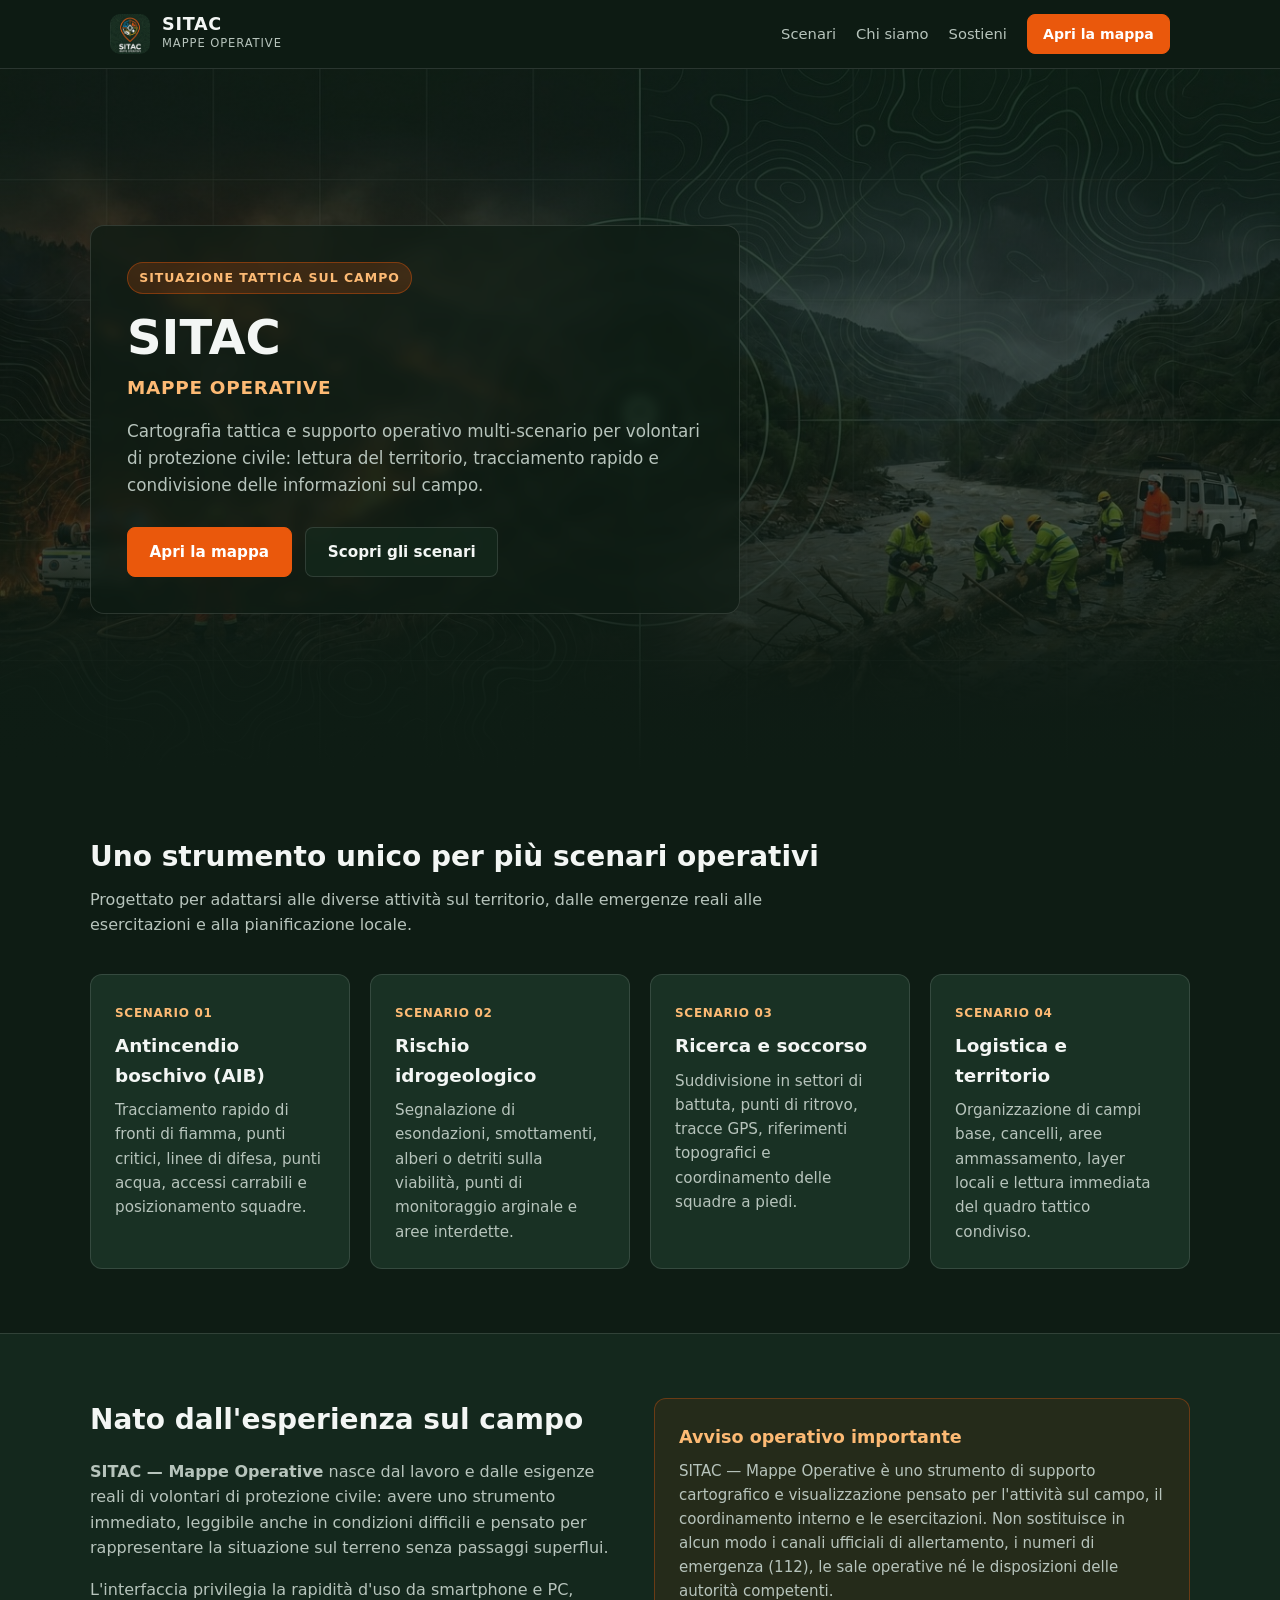
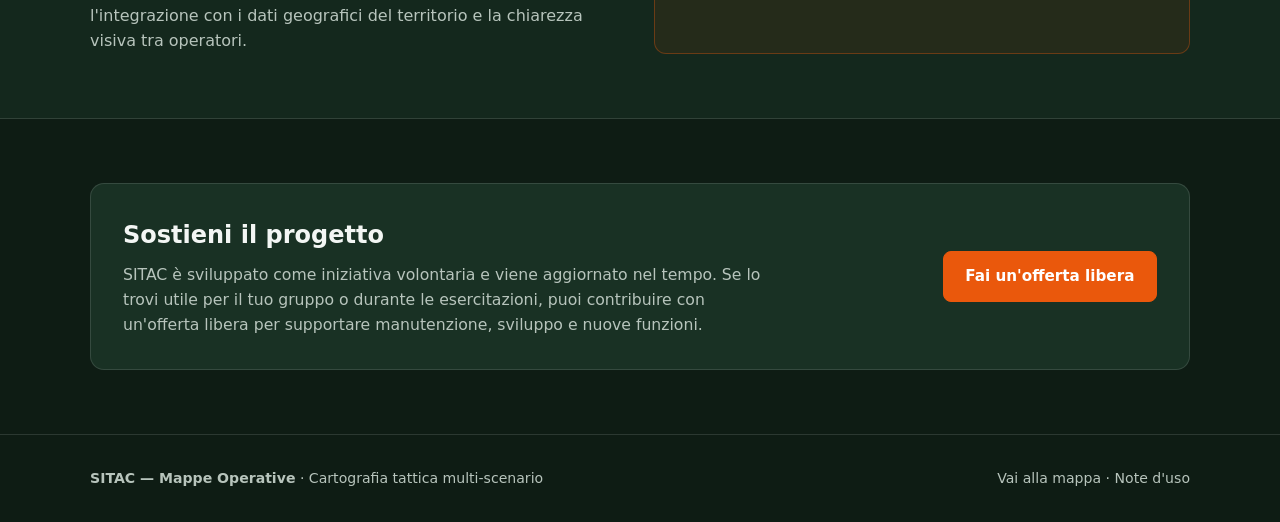
<file: index.html>
<!DOCTYPE html>
<html lang="it">
<head>
  <meta charset="UTF-8" />
  <meta name="viewport" content="width=device-width, initial-scale=1.0" />
  <title>SITAC — Mappe Operative | Cartografia tattica multi-scenario</title>
  <meta name="description" content="Strumento di cartografia tattica e supporto operativo sul campo per volontari di protezione civile: antincendio boschivo, idrogeologico, ricerca e soccorso e logistica." />
  <meta name="robots" content="index, follow" />

  <!-- Configurazione PWA e icone -->
  <link rel="manifest" href="manifest.json" />
  <meta name="theme-color" content="#14281d" />
  <link rel="icon" type="image/png" href="assets/logo-192.png" />
  <link rel="apple-touch-icon" href="assets/logo-192.png" />

  <!-- Open Graph per anteprime su WhatsApp, Telegram e social -->
  <meta property="og:type" content="website" />
  <meta property="og:locale" content="it_IT" />
  <meta property="og:title" content="SITAC — Mappe Operative" />
  <meta property="og:description" content="Cartografia tattica sul campo per più scenari operativi, realizzata da volontari di protezione civile." />

  <style>
    :root {
      --bg-dark: #0e1c14;
      --bg-surface: #14281d;
      --bg-card: #193124;
      --accent: #ea580c;
      --accent-hover: #f97316;
      --text-main: #f3f6f4;
      --text-muted: #b7c4bc;
      --border-subtle: rgba(255, 255, 255, 0.12);
      --max-width: 1100px;
    }

    * {
      box-sizing: border-box;
      margin: 0;
      padding: 0;
    }

    html {
      scroll-behavior: smooth;
    }

    body {
      font-family: system-ui, -apple-system, "Segoe UI", Roboto, Helvetica, Arial, sans-serif;
      background-color: var(--bg-dark);
      color: var(--text-main);
      line-height: 1.6;
    }

    a {
      color: inherit;
      text-decoration: none;
    }

    /* NAVBAR */
    header {
      position: sticky;
      top: 0;
      z-index: 100;
      background: rgba(14, 28, 20, 0.92);
      backdrop-filter: blur(8px);
      border-bottom: 1px solid var(--border-subtle);
    }

    .nav-container {
      max-width: var(--max-width);
      margin: 0 auto;
      padding: 0.85rem 1.25rem;
      display: flex;
      align-items: center;
      justify-content: space-between;
      gap: 1rem;
    }

    .brand {
      display: flex;
      align-items: center;
      gap: 0.75rem;
    }

    .brand img {
      width: 40px;
      height: 40px;
      border-radius: 10px;
      object-fit: cover;
    }

    .brand-text strong {
      display: block;
      font-size: 1.1rem;
      letter-spacing: 0.04em;
      line-height: 1.1;
    }

    .brand-text span {
      display: block;
      font-size: 0.72rem;
      letter-spacing: 0.08em;
      text-transform: uppercase;
      color: var(--text-muted);
    }

    nav {
      display: flex;
      align-items: center;
      gap: 1.25rem;
      font-size: 0.92rem;
    }

    nav a.nav-link {
      color: var(--text-muted);
      transition: color 0.2s;
    }

    nav a.nav-link:hover {
      color: var(--text-main);
    }

    .btn {
      display: inline-flex;
      align-items: center;
      justify-content: center;
      gap: 0.5rem;
      padding: 0.75rem 1.35rem;
      border-radius: 8px;
      font-weight: 600;
      font-size: 0.95rem;
      transition: background-color 0.2s, transform 0.15s, border-color 0.2s;
      cursor: pointer;
    }

    .btn-primary {
      background-color: var(--accent);
      color: #ffffff;
      border: 1px solid var(--accent);
    }

    .btn-primary:hover {
      background-color: var(--accent-hover);
      transform: translateY(-1px);
    }

    .btn-secondary {
      background-color: rgba(20, 40, 29, 0.75);
      color: var(--text-main);
      border: 1px solid var(--border-subtle);
    }

    .btn-secondary:hover {
      border-color: rgba(255, 255, 255, 0.35);
      background-color: rgba(25, 49, 36, 0.9);
    }

    .btn-sm {
      padding: 0.5rem 0.95rem;
      font-size: 0.88rem;
    }

    /* HERO */
    .hero {
      position: relative;
      min-height: 78vh;
      display: flex;
      align-items: center;
      background-image:
        linear-gradient(to bottom, rgba(14, 28, 20, 0.62) 0%, rgba(14, 28, 20, 0.72) 65%, var(--bg-dark) 100%),
        url("assets/hero-bg.jpg");
      background-size: cover;
      background-position: center;
      padding: 4.5rem 1.25rem;
    }

    .hero-inner {
      max-width: var(--max-width);
      margin: 0 auto;
      width: 100%;
    }

    .hero-box {
      max-width: 650px;
      background: rgba(14, 28, 20, 0.72);
      backdrop-filter: blur(6px);
      border: 1px solid var(--border-subtle);
      border-radius: 14px;
      padding: 2.25rem;
    }

    .badge {
      display: inline-block;
      font-size: 0.78rem;
      font-weight: 600;
      text-transform: uppercase;
      letter-spacing: 0.08em;
      color: #fdba74;
      background: rgba(234, 88, 12, 0.18);
      border: 1px solid rgba(234, 88, 12, 0.4);
      padding: 0.3rem 0.7rem;
      border-radius: 999px;
      margin-bottom: 1rem;
    }

    .hero h1 {
      font-size: clamp(2rem, 4.5vw, 3rem);
      line-height: 1.15;
      margin-bottom: 0.5rem;
    }

    .hero .subtitle {
      font-size: 1.15rem;
      color: #fdba74;
      font-weight: 600;
      letter-spacing: 0.04em;
      text-transform: uppercase;
      margin-bottom: 1rem;
    }

    .hero p {
      color: var(--text-muted);
      font-size: 1.05rem;
      margin-bottom: 1.75rem;
    }

    .hero-actions {
      display: flex;
      flex-wrap: wrap;
      gap: 0.85rem;
    }

    /* SEZIONI COMUNI */
    section {
      padding: 4rem 1.25rem;
    }

    .container {
      max-width: var(--max-width);
      margin: 0 auto;
    }

    .section-header {
      margin-bottom: 2.25rem;
    }

    .section-header h2 {
      font-size: 1.75rem;
      margin-bottom: 0.45rem;
    }

    .section-header p {
      color: var(--text-muted);
      max-width: 680px;
    }

    /* GRIGLIA SCENARI */
    .grid {
      display: grid;
      grid-template-columns: repeat(auto-fit, minmax(240px, 1fr));
      gap: 1.25rem;
    }

    .card {
      background-color: var(--bg-card);
      border: 1px solid var(--border-subtle);
      border-radius: 12px;
      padding: 1.5rem;
    }

    .card-tag {
      display: inline-block;
      font-size: 0.75rem;
      font-weight: 700;
      text-transform: uppercase;
      letter-spacing: 0.06em;
      color: #fdba74;
      margin-bottom: 0.5rem;
    }

    .card h3 {
      font-size: 1.15rem;
      margin-bottom: 0.5rem;
    }

    .card p {
      color: var(--text-muted);
      font-size: 0.95rem;
    }

    /* CHI SIAMO E AVVISO */
    .info-section {
      background-color: var(--bg-surface);
      border-top: 1px solid var(--border-subtle);
      border-bottom: 1px solid var(--border-subtle);
    }

    .two-cols {
      display: grid;
      grid-template-columns: repeat(auto-fit, minmax(290px, 1fr));
      gap: 1.75rem;
    }

    .disclaimer-box {
      background: rgba(234, 88, 12, 0.08);
      border: 1px solid rgba(234, 88, 12, 0.35);
      border-radius: 12px;
      padding: 1.5rem;
    }

    .disclaimer-box h3 {
      color: #fdba74;
      font-size: 1.1rem;
      margin-bottom: 0.5rem;
    }

    .disclaimer-box p {
      color: var(--text-muted);
      font-size: 0.94rem;
    }

    /* SOSTIENI IL PROGETTO */
    .support-box {
      background: var(--bg-card);
      border: 1px solid var(--border-subtle);
      border-radius: 14px;
      padding: 2rem;
      display: flex;
      flex-wrap: wrap;
      align-items: center;
      justify-content: space-between;
      gap: 1.5rem;
    }

    .support-text {
      max-width: 640px;
    }

    .support-text h2 {
      font-size: 1.5rem;
      margin-bottom: 0.5rem;
    }

    .support-text p {
      color: var(--text-muted);
      font-size: 0.98rem;
    }

    /* FOOTER */
    footer {
      border-top: 1px solid var(--border-subtle);
      padding: 2rem 1.25rem;
      color: var(--text-muted);
      font-size: 0.88rem;
    }

    .footer-inner {
      max-width: var(--max-width);
      margin: 0 auto;
      display: flex;
      flex-wrap: wrap;
      justify-content: space-between;
      gap: 1rem;
    }

    @media (max-width: 640px) {
      nav a.nav-link {
        display: none;
      }
      .hero {
        min-height: auto;
        padding: 3rem 1rem;
      }
      .hero-box {
        padding: 1.5rem;
      }
    }
  </style>
</head>
<body>

  <!-- INTESTAZIONE -->
  <header>
    <div class="nav-container">
      <a href="#" class="brand">
        <img src="assets/logo-192.png" alt="Logo SITAC Mappe Operative" />
        <div class="brand-text">
          <strong>SITAC</strong>
          <span>Mappe Operative</span>
        </div>
      </a>
      <nav aria-label="Navigazione principale">
        <a href="#scenari" class="nav-link">Scenari</a>
        <a href="#chi-siamo" class="nav-link">Chi siamo</a>
        <a href="#sostieni" class="nav-link">Sostieni</a>
        <a href="mappa.html" class="btn btn-primary btn-sm">Apri la mappa</a>
      </nav>
    </div>
  </header>

  <!-- HERO -->
  <main>
    <section class="hero">
      <div class="hero-inner">
        <div class="hero-box">
          <span class="badge">Situazione Tattica sul Campo</span>
          <h1>SITAC</h1>
          <div class="subtitle">Mappe Operative</div>
          <p>
            Cartografia tattica e supporto operativo multi-scenario per volontari di protezione civile:
            lettura del territorio, tracciamento rapido e condivisione delle informazioni sul campo.
          </p>
          <div class="hero-actions">
            <a href="mappa.html" class="btn btn-primary">Apri la mappa</a>
            <a href="#scenari" class="btn btn-secondary">Scopri gli scenari</a>
          </div>
        </div>
      </div>
    </section>

    <!-- SCENARI OPERATIVI -->
    <section id="scenari">
      <div class="container">
        <div class="section-header">
          <h2>Uno strumento unico per più scenari operativi</h2>
          <p>
            Progettato per adattarsi alle diverse attività sul territorio, dalle emergenze reali
            alle esercitazioni e alla pianificazione locale.
          </p>
        </div>

        <div class="grid">
          <article class="card">
            <span class="card-tag">Scenario 01</span>
            <h3>Antincendio boschivo (AIB)</h3>
            <p>
              Tracciamento rapido di fronti di fiamma, punti critici, linee di difesa,
              punti acqua, accessi carrabili e posizionamento squadre.
            </p>
          </article>

          <article class="card">
            <span class="card-tag">Scenario 02</span>
            <h3>Rischio idrogeologico</h3>
            <p>
              Segnalazione di esondazioni, smottamenti, alberi o detriti sulla viabilità,
              punti di monitoraggio arginale e aree interdette.
            </p>
          </article>

          <article class="card">
            <span class="card-tag">Scenario 03</span>
            <h3>Ricerca e soccorso</h3>
            <p>
              Suddivisione in settori di battuta, punti di ritrovo, tracce GPS,
              riferimenti topografici e coordinamento delle squadre a piedi.
            </p>
          </article>

          <article class="card">
            <span class="card-tag">Scenario 04</span>
            <h3>Logistica e territorio</h3>
            <p>
              Organizzazione di campi base, cancelli, aree ammassamento, layer locali
              e lettura immediata del quadro tattico condiviso.
            </p>
          </article>
        </div>
      </div>
    </section>

    <!-- CHI SIAMO E AVVISO OPERATIVO -->
    <section id="chi-siamo" class="info-section">
      <div class="container two-cols">
        <div>
          <div class="section-header" style="margin-bottom: 1rem;">
            <h2>Nato dall'esperienza sul campo</h2>
          </div>
          <p style="color: var(--text-muted); margin-bottom: 1rem;">
            <strong>SITAC — Mappe Operative</strong> nasce dal lavoro e dalle esigenze reali di
            volontari di protezione civile: avere uno strumento immediato, leggibile anche in condizioni
            difficili e pensato per rappresentare la situazione sul terreno senza passaggi superflui.
          </p>
          <p style="color: var(--text-muted);">
            L'interfaccia privilegia la rapidità d'uso da smartphone e PC, l'integrazione con i dati
            geografici del territorio e la chiarezza visiva tra operatori.
          </p>
        </div>

        <div class="disclaimer-box">
          <h3>Avviso operativo importante</h3>
          <p>
            SITAC — Mappe Operative è uno strumento di supporto cartografico e visualizzazione pensato
            per l'attività sul campo, il coordinamento interno e le esercitazioni. Non sostituisce in
            alcun modo i canali ufficiali di allertamento, i numeri di emergenza (112), le sale operative
            né le disposizioni delle autorità competenti.
          </p>
        </div>
      </div>
    </section>

    <!-- SOSTIENI IL PROGETTO -->
    <section id="sostieni">
      <div class="container">
        <div class="support-box">
          <div class="support-text">
            <h2>Sostieni il progetto</h2>
            <p>
              SITAC è sviluppato come iniziativa volontaria e viene aggiornato nel tempo.
              Se lo trovi utile per il tuo gruppo o durante le esercitazioni, puoi contribuire
              con un'offerta libera per supportare manutenzione, sviluppo e nuove funzioni.
            </p>
          </div>
          <div>
            <!-- Sostituire # con il link reale (es. PayPal.me, Ko-fi o pagina dedicata) -->
            <a href="#" class="btn btn-primary">Fai un'offerta libera</a>
          </div>
        </div>
      </div>
    </section>
  </main>

  <!-- FOOTER -->
  <footer>
    <div class="footer-inner">
      <div><strong>SITAC — Mappe Operative</strong> · Cartografia tattica multi-scenario</div>
      <div>
        <a href="mappa.html">Vai alla mappa</a> ·
        <a href="#chi-siamo">Note d'uso</a>
      </div>
    </div>
  </footer>

  <!-- REGISTRAZIONE SERVICE WORKER PWA -->
  <script>
    if ('serviceWorker' in navigator) {
      window.addEventListener('load', () => {
        navigator.serviceWorker.register('./sw.js')
          .then(reg => console.log('SITAC Service Worker registrato:', reg.scope))
          .catch(err => console.error('Errore registrazione Service Worker:', err));
      });
    }
  </script>

</body>
</html>
</file>
